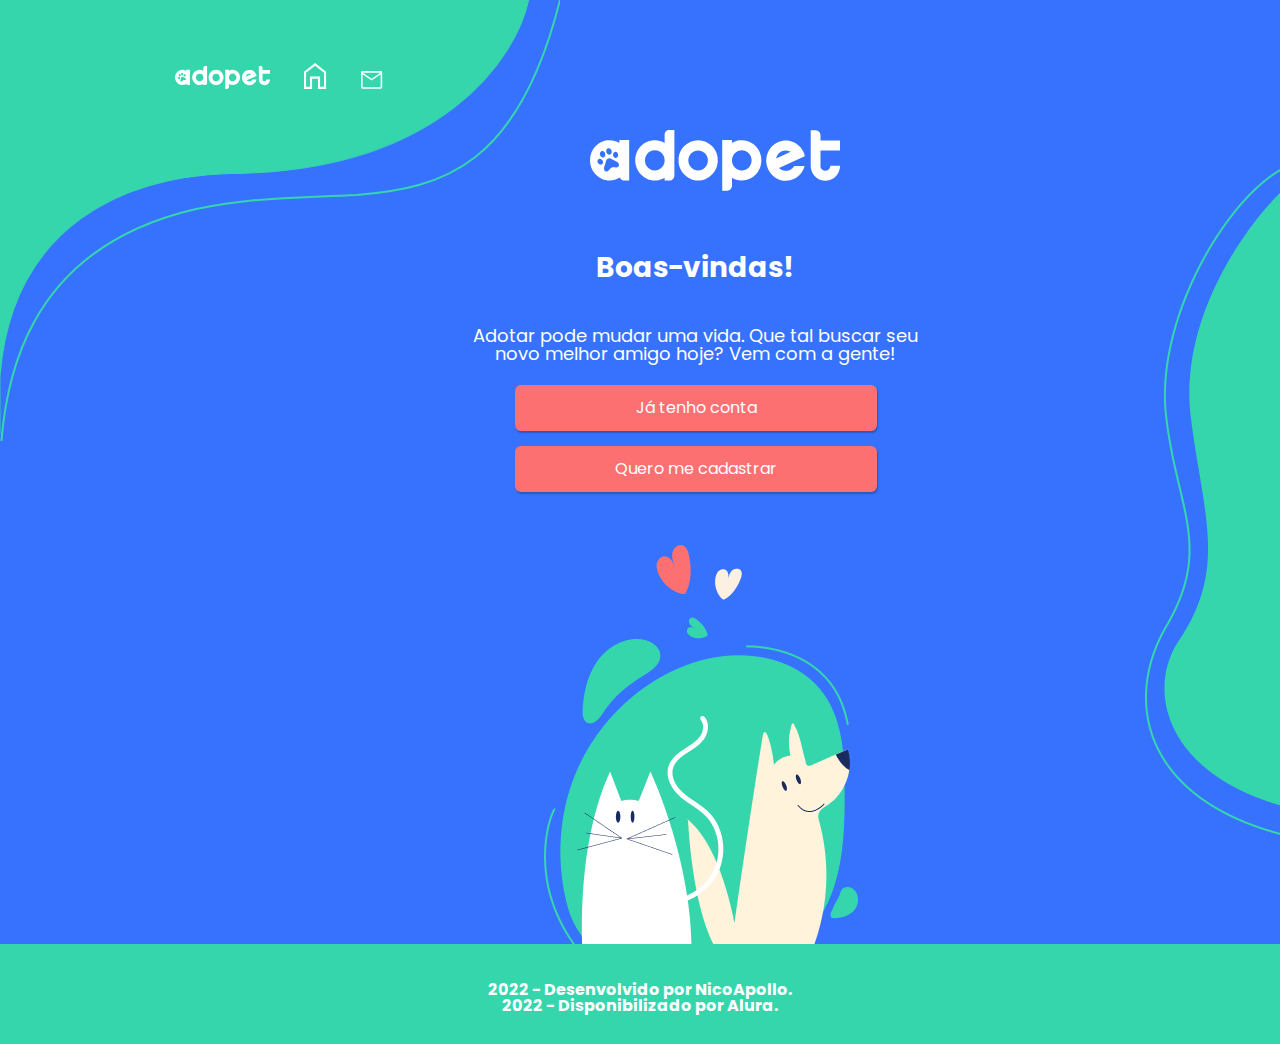
<file: index.html>
<!DOCTYPE html>
<html lang="pt-br">
<head>
    <meta charset="UTF-8">
    <meta http-equiv="X-UA-Compatible" content="IE=edge">
    <meta name="viewport" content="width=device-width, initial-scale=1.0">
    <title>Inicio</title>
    <link rel="stylesheet" type="text/css" href="css/style.css">
    <link rel="stylesheet" type="text/css" href="css/reset.css">
    <link href="https://fonts.googleapis.com/css2?family=IBM+Plex+Sans&family=Poppins:wght@300&display=swap" rel="stylesheet">
</head>
<body class="fundo-azul">
    <header>
        <section class="container-header">
            <div id="ajustador-header">
                <img src="img/Logo.svg">
                <a href="index.html">
                    <img src="img/Casa.svg">
                </a>
                <a href="contato.html">
                    <img src="img/Mensagens.svg">
                </a>
            </div>
        </section>
    </header>

    <main>
        <div class="container-main">
            <div id="ajustador-menu">
              <img src="img/Logo.svg">
            </div>
        </div>

        <div class="texto-main">
            <h1>Boas-vindas!</h1>
            <p>Adotar pode mudar uma vida. Que tal buscar seu novo melhor amigo hoje? Vem com a gente!</p>
        </div>

        <div class="botao-main">
            <a href="login.html" class="botao-um">
                Já tenho conta
            </a>
            <a href="cadastro.html" class="botao-dois">
                Quero me cadastrar
            </a>
        </div>

        <img src="img/Ilustração.png" class="gatinho">
    </main>

    <footer>
        <div class="centralizador-footer">
            <p>2022 - Desenvolvido por NicoApollo.</p>
            <p>2022 - Disponibilizado por Alura.</p>
        </div>
    </footer>
</body>
</html>
</file>
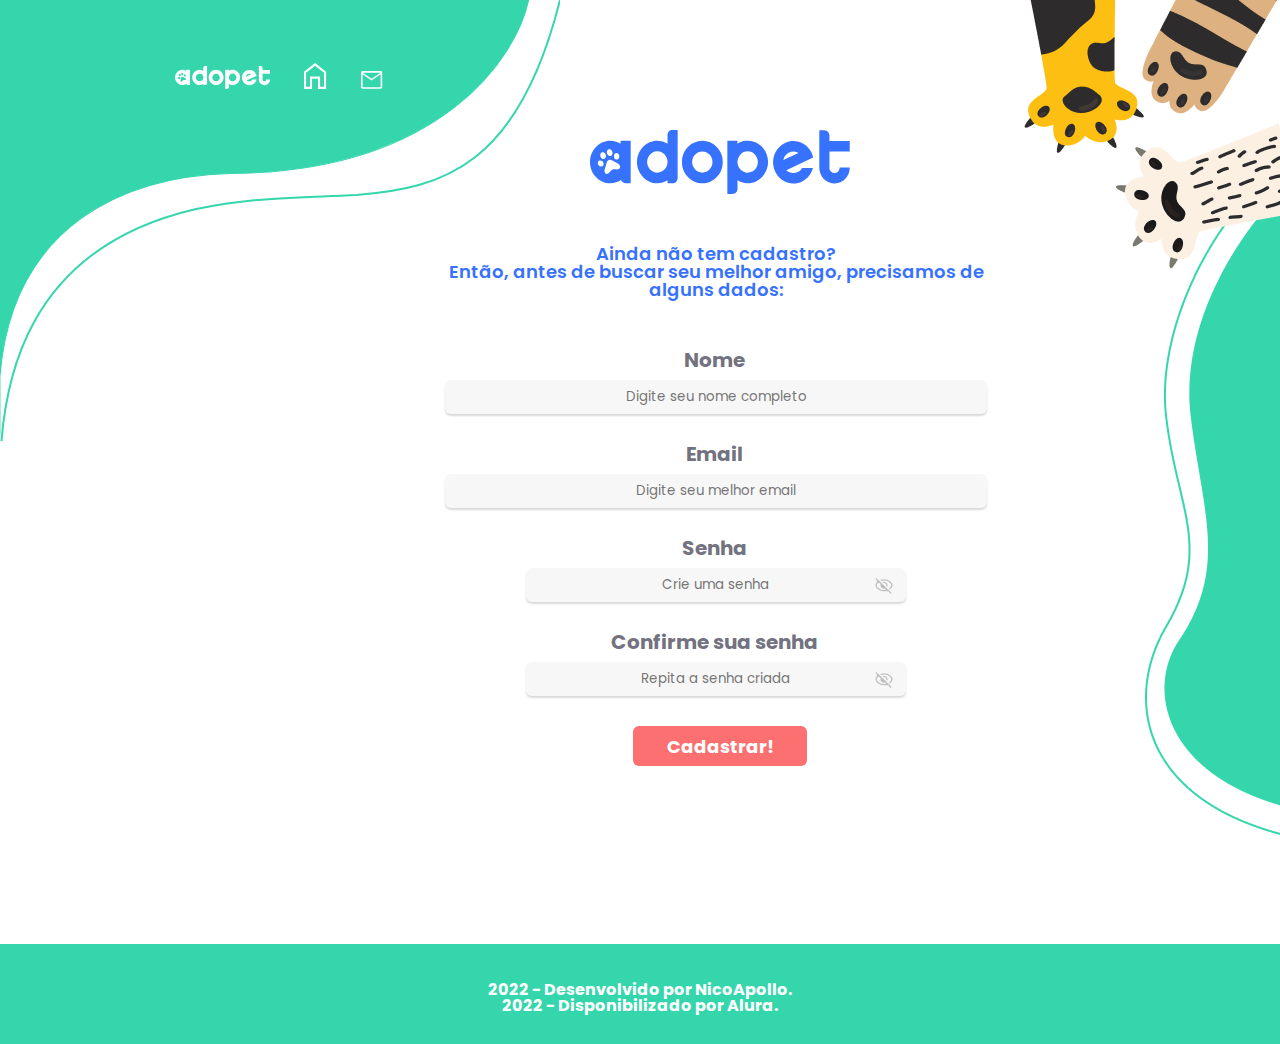
<file: cadastro.html>
<!DOCTYPE html>
<html lang="pt-br">
<head>
    <meta charset="UTF-8">
    <meta http-equiv="X-UA-Compatible" content="IE=edge">
    <meta name="viewport" content="width=device-width, initial-scale=1.0">
    <title>Cadastro</title>
    <link rel="stylesheet" type="text/css" href="css/style.css">
    <link rel="stylesheet" type="text/css" href="css/reset.css">
    <link href="https://fonts.googleapis.com/css2?family=IBM+Plex+Sans&family=Poppins:wght@300&display=swap" rel="stylesheet">
</head>
<body class="patas">
    <header>
        <section class="container-header">
            <div id="ajustador-header">
                <img src="img/Logo.svg">
                <a href="index.html">
                    <img src="img/Casa.svg">
                </a>
                <a href="contato.html">
                    <img src="img/Mensagens.svg">
                </a>
            </div>
        </section>
    </header>

    <main>
        <div class="container-main">
            <div id="ajustador-menu-cadastro">
              <img src="img/Logo-Azul.svg">
            </div>
        </div>

        <div class="texto-cadastro">
            <p>Ainda não tem cadastro?</p>
            <p>Então, antes de buscar seu melhor amigo, precisamos de alguns dados:</p>
        </div>

        <form>
            <label for="nomecompleto">Nome</label>
            <input type="text" id="nomecompleto" class="input-padrao" placeholder="Digite seu nome completo" required>

            <label for="email">Email</label>
            <input type="email" id="email" class="input-padrao" placeholder="Digite seu melhor email" required>

            <label for="senha">Senha</label>
            <input type="password" id="senha" class="input-padrao" placeholder="Crie uma senha" required>
            <img src="img/Ícone olho.png" id="olho" onclick="mostrarOcultarSenha()">

            <label for="confirmasenha">Confirme sua senha</label>
            <input type="password" id="confirmasenha" class="input-padrao" placeholder="Repita a senha criada" required>
            <img src="img/Ícone olho.png" id="olho-dois" onclick="mostrarOcultarSenhaDois()">

            <input type="submit" value="Cadastrar!" class="enviar-cadastro">
        </form>
    </main>

        <footer>
            <div class="centralizador-footer">
                <p>2022 - Desenvolvido por NicoApollo.</p>
                <p>2022 - Disponibilizado por Alura.</p>
            </div>
        </footer>

    <script type="text/javascript" src="Javascript/main.js"></script>
</body>
</html>
</file>
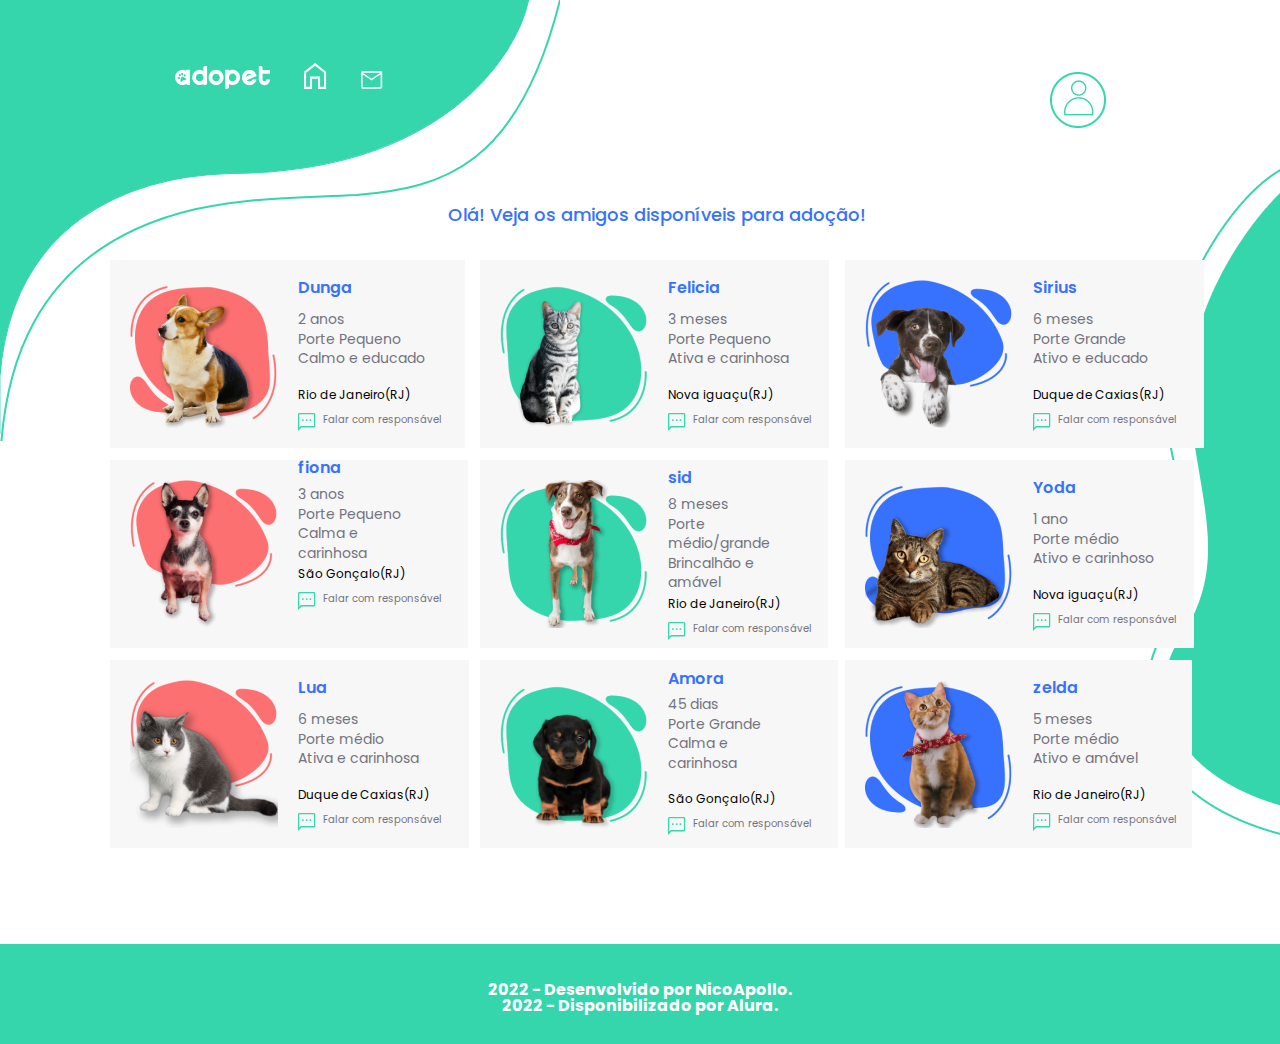
<file: home.html>
<!DOCTYPE html>
<html lang="pt-br">
<head>
    <meta charset="UTF-8">
    <meta http-equiv="X-UA-Compatible" content="IE=edge">
    <meta name="viewport" content="width=device-width, initial-scale=1.0">
    <title>Home</title>
    <link rel="stylesheet" type="text/css" href="css/style.css">
    <link rel="stylesheet" type="text/css" href="css/reset.css">
    <link href="https://fonts.googleapis.com/css2?family=IBM+Plex+Sans&family=Poppins:wght@300&display=swap" rel="stylesheet">
</head>
<body>
    <header>
        <section class="container-header">
            <div id="ajustador-header">
                <img src="img/Logo.svg">
                <a href="home.html">
                    <img src="img/Casa.svg">
                </a>
                <a href="contato.html">
                    <img src="img/Mensagens.svg">
                </a>
            </div>
        </section>

        <img src="img/Usuário.png" class="icone">
    </header>

    <main class="main-home">
        <p class="texto-home">Olá! Veja os amigos disponíveis para adoção!</p>

        <div class="bloco-home">
            <div class="container">
                <img src="img/pets/dunga.png">
                <div class="dunga">
                <h2>Dunga</h2>
                <p>2 anos</p>
                <p>Porte Pequeno</p>
                <p>Calmo e educado</p>

                <h3>Rio de Janeiro(RJ)</h3>
                <a href="">
                    <img src="img/ícone mensagem.svg"><p>Falar com responsável</p>
                </a>
                </div>
            </div>

            <div class="container-felicia">
                <img src="img/pets/felicia.png">
                <div class="dunga">
                <h2>Felicia</h2>
                <p>3 meses</p>
                <p>Porte Pequeno</p>
                <p>Ativa e carinhosa</p>

                <h3>Nova iguaçu(RJ)</h3>
                <a href="">
                    <img src="img/ícone mensagem.svg"><p>Falar com responsável</p>
                </a>
                </div>
            </div>
            
            <div class="container-sirius">
                <img src="img/pets/sirius.png">
                <div class="dunga">
                <h2>Sirius</h2>
                <p>6 meses</p>
                <p>Porte Grande</p>
                <p>Ativo e educado</p>

                <h3>Duque de Caxias(RJ)</h3>
                <a href="">
                    <img src="img/ícone mensagem.svg"><p>Falar com responsável</p>
                </a>
                </div>
            </div>

            <div class="container-fiona">
                <img src="img/pets/fiona.png">
                <div class="dunga">
                <h2>fiona</h2>
                <p>3 anos</p>
                <p>Porte Pequeno</p>
                <p>Calma e carinhosa</p>

                <h3>São Gonçalo(RJ)</h3>
                <a href="">
                    <img src="img/ícone mensagem.svg"><p>Falar com responsável</p>
                </a>
                </div>
            </div>

            <div class="container-sid">
                <img src="img/pets/sid.png">
                <div class="dunga">
                <h2>sid</h2>
                <p>8 meses</p>
                <p>Porte médio/grande</p>
                <p>Brincalhão e amável</p>

                <h3>Rio de Janeiro(RJ)</h3>
                <a href="">
                    <img src="img/ícone mensagem.svg"><p>Falar com responsável</p>
                </a>
                </div>
            </div>

            <div class="container-yoda">
                <img src="img/pets/Yoda.png">
                <div class="dunga">
                <h2>Yoda</h2>
                <p>1 ano</p>
                <p>Porte médio</p>
                <p>Ativo e carinhoso</p>

                <h3>Nova iguaçu(RJ)</h3>
                <a href="">
                    <img src="img/ícone mensagem.svg"><p>Falar com responsável</p>
                </a>
                </div>
            </div>

            <div class="container-lua">
                <img src="img/pets/Lua.png">
                <div class="dunga">
                <h2>Lua</h2>
                <p>6 meses</p>
                <p>Porte médio</p>
                <p>Ativa e carinhosa</p>

                <h3>Duque de Caxias(RJ)</h3>
                <a href="">
                    <img src="img/ícone mensagem.svg"><p>Falar com responsável</p>
                </a>
                </div>
            </div>

            <div class="container-amora">
                <img src="img/pets/Amora.png">
                <div class="dunga">
                <h2>Amora</h2>
                <p>45 dias</p>
                <p>Porte Grande</p>
                <p>Calma e carinhosa</p>

                <h3>São Gonçalo(RJ)</h3>
                <a href="">
                    <img src="img/ícone mensagem.svg"><p>Falar com responsável</p>
                </a>
                </div>
            </div>

            <div class="container-zelda">
                <img src="img/pets/zelda.png">
                <div class="dunga">
                <h2>zelda</h2>
                <p>5 meses</p>
                <p>Porte médio</p>
                <p>Ativo e amável</p>

                <h3>Rio de Janeiro(RJ)</h3>
                <a href="">
                    <img src="img/ícone mensagem.svg"><p>Falar com responsável</p>
                </a>
                </div>
            </div>

            </div>
        </div>
    </main>

        <footer>
            <div class="centralizador-footer">
                <p>2022 - Desenvolvido por NicoApollo.</p>
                <p>2022 - Disponibilizado por Alura.</p>
            </div>
        </footer>
</body>
</html>
</file>
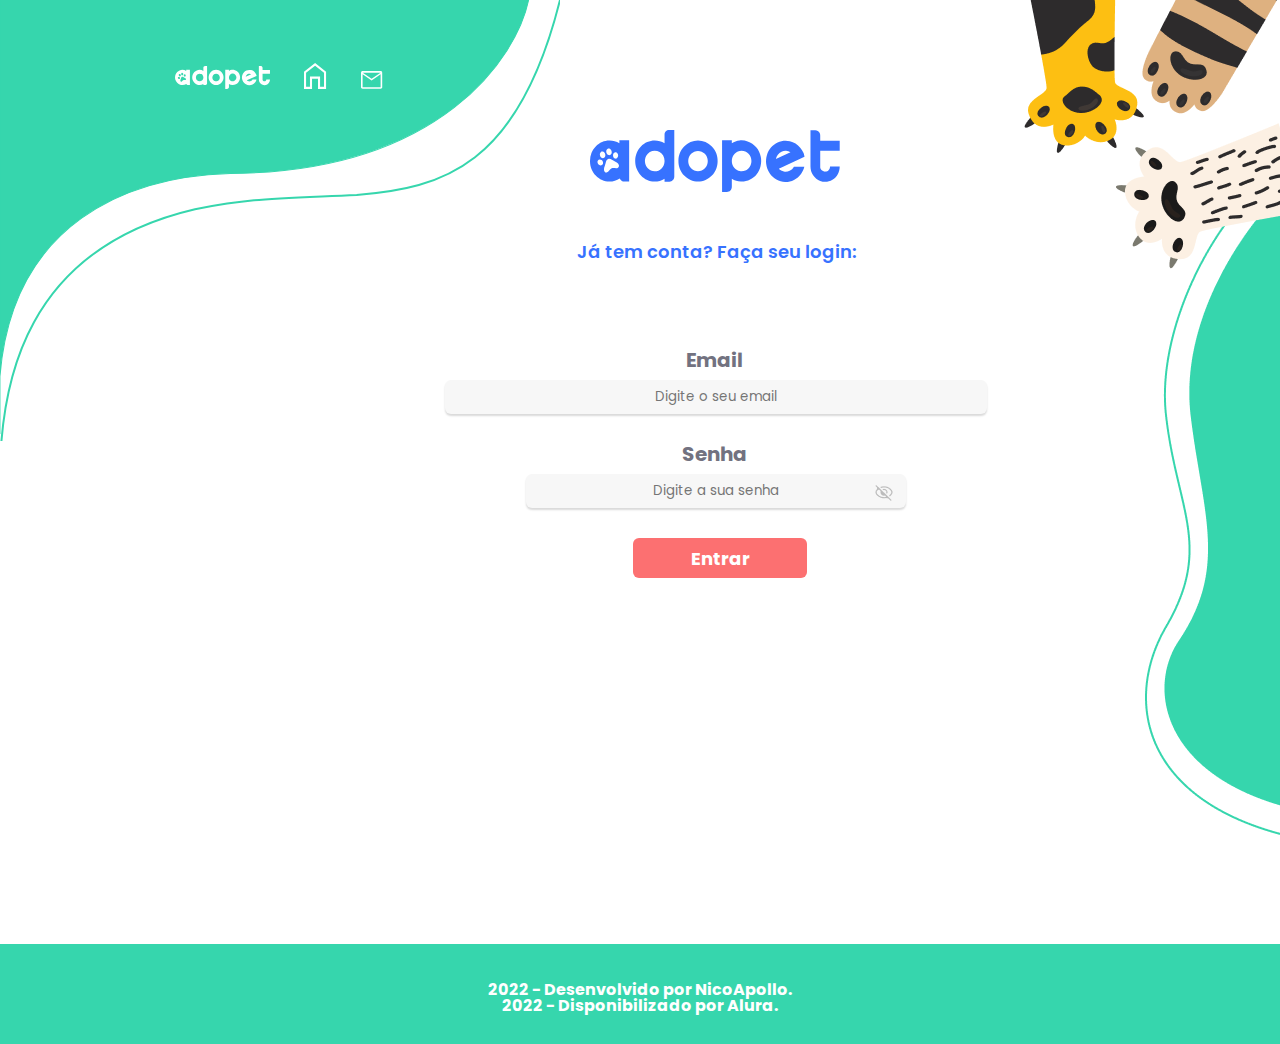
<file: login.html>
<!DOCTYPE html>
<html lang="pt-br">
<head>
    <meta charset="UTF-8">
    <meta http-equiv="X-UA-Compatible" content="IE=edge">
    <meta name="viewport" content="width=device-width, initial-scale=1.0">
    <title>Login</title>
    <link rel="stylesheet" type="text/css" href="css/style.css">
    <link rel="stylesheet" type="text/css" href="css/reset.css">
    <link href="https://fonts.googleapis.com/css2?family=IBM+Plex+Sans&family=Poppins:wght@300&display=swap" rel="stylesheet">
</head>
<body class="patas">
    <header>
        <section class="container-header">
            <div id="ajustador-header">
                <img src="img/Logo.svg">
                <a href="index.html">
                    <img src="img/Casa.svg">
                </a>
                <a href="contato.html">
                    <img src="img/Mensagens.svg">
                </a>
            </div>
        </section>
    </header>

    <main>
        <div class="container-main">
            <div id="ajustador-menu">
              <img src="img/Logo-Azul.svg">
            </div>
        </div>

        <div class="texto-cadastro">
            <p>Já tem conta? Faça seu login:</p>
        </div>

        <form>
            <label for="email">Email</label>
            <input type="email" class="input-padrao" id="email" placeholder="Digite o seu email">

            <label for="senha">Senha</label>
            <input type="password" class="input-padrao" id="senha" placeholder="Digite a sua senha">
            <img src="img/Ícone olho.png" id="olho-login" onclick="mostrarOcultarSenha()">

            <input type="submit" value="Entrar" class="enviar-cadastro">
        </form>
    </main>

        <footer>
            <div class="centralizador-footer">
                <p>2022 - Desenvolvido por NicoApollo.</p>
                <p>2022 - Disponibilizado por Alura.</p>
            </div>
        </footer>

    <script type="text/javascript" src="Javascript/main.js"></script>
</body>
</html>
</file>
<file: css/style.css>
:root {
    --font-poppins: 'Poppins';
}
                                                    /* index */
body {
    background: url("../img/Forma\ 2.png") 100% -75% no-repeat;
}

.fundo-azul {
    background-color:#3772FF;
}

.patas {
    background: url("../img/Patas.png") 100% 0 no-repeat, url("../img/Forma\ 2.png") 100% -75% no-repeat;
}
                                                    /*header*/
.container-header {
    width: 559.8px;
    height: 440.85px;
    background: url("../img/Forma\ 1.svg") 0 0 no-repeat;
}

.container-header img {
    display: inline-block;
    position: relative;
    left: 160px;
    top: 63px;
    width: 17%;
    padding-inline:15px;
}


#ajustador-header a img {
    width: 4%;
}

.icone {
    position: absolute;
    top:8%;
    left:82%;
}

                                                    /*main*/                    
main {
    position: absolute;
    top:130px;
    height: 500px;
    left: 590px;
}

.container-main {
    top:130px;
    left: 590px;
}

#ajustador-menu img{
    width: 250px;
}

.texto-main {
    color: #fff;
    font-family: var(--font-poppins);
    text-align: center;
}

.texto-main h1 {
    position: relative;
    top: 60px;
    right:120px;
    font-size:28px;
    font-weight: bold;
}

.texto-main p {
    position: relative;
    top: 105px;
    right:120px;
    font-size:18px;
    max-width: 450px;
}

.botao-main {
    position: absolute;
    padding:10px;
    top: 230px;
    left:-100px;
}

.botao-main .botao-um, .botao-dois {
    display:flex;
    text-decoration: none;
    top:200px;
    padding:15px 100px 15px 100px;
    background:#FC7071;
    margin:15px;
    border-radius: 6px;
    font-family: var(--font-poppins);
    color:#fff; 
    justify-content: center;
    align-items: center;
    box-shadow: 1px 2px 2px 0px rgba(0, 0, 0, 0.25);
}


.botao-main p {
    position:flex;
    font-family: var(--font-poppins);
    color:#fff; 
}

.gatinho {
    position: absolute;
    left: -17.26%;
    right: 40.99%;
    top: 83.02%;
}

                                                /* Footer */
footer {
    position:absolute;
    width: 100%;
    background: #36D6AD;
    top:944px;
    height: 100px;
}

footer p {
    font-family: var(--font-poppins);
    color:#fff;
    font-size:16px;

    font-weight: bold;
    position: relative;
    top:50%;
}

.centralizador-footer {
    text-align: center;
    height: 75px;
}

                                                    /* cadastro */
.texto-cadastro {
    position: relative;
    width: 552px;
    height: 78px;
    left: -150px;
    top: 48px;
    font-family: var(--font-poppins);
    color:#3772FF;
    font-weight: 600;
    font-size:18px;
    text-align: center;
}


form {
    position: absolute;
    width: 538px;
    height: 361px;
    left: -145px;
    top: 220px;
}

.input-padrao {
    display:block;
    width: 100%;
    top:120px;
    margin:0 0 30px;
    height: 32px;
    border:00px;
    text-align: center;
    font-family: var(--font-poppins);


    background: #F7F7F7;
    box-shadow: 0px 2px 2px rgba(0, 0, 0, 0.15);
    border-radius: 6px;
}

form label {
    font-weight: bold;
    display:block;
    font-size: 20px;
    margin:0 0 10px;
    color:#727280;
    font-family: var(--font-poppins);
    text-align: center;
}

#senha, #confirmasenha {
    position: relative;
    width: 70%;
    left:15%;
    top:0%;
}

.enviar-cadastro {
    position: relative;
    width: 174px;
    height: 40px;
    left: 35%;
    border:0;
    font-size: 18px;

    font-family: var(--font-poppins);
    color:#fff;
    font-weight: 700;
    background: #FC7071;
    border-radius: 6px;
}

#olho {
    position:absolute;
    left:430px;
    top:228px;
    cursor:pointer;
}

#olho-dois {
    position:absolute;
    left:430px;
    top:322px;
    cursor: pointer;
}

                                                /* Login */
#olho-login {
    position: absolute;
    left:430px;
    top:135px;
    cursor: pointer;
}
                                                /* Home */
.texto-home {
    position: relative;
    display:flex;
    top:15%;
    lefT:-34%;
    font-weight: 500;
    color:#3772FF;
    font-size: 18px;
    font-family: var(--font-poppins);
}

.container {
    display: flex;
    background-color:#F7F7F7;
    padding:20px 40px 20px 20px;
}

.bloco-home {
    position: absolute;
    display:flex;
    top:60px;
    left:-480px;
    width: 1100px;
    height: 620;
}

.main-home {
    position: absolute;
    top:200px;
    height: 40px;
    left: 590px;
}

.dunga {
    padding-left:20px;
    font-family: var(--font-poppins);
}

.bloco-home h2 {
    position: absolute;
    top: 20px;
    font-size: 16px;
    color:#3772FF;
    font-weight: 600;
}

.bloco-home p {
    position: relative;
    display:block;
    max-width: 130px;
    top:30px;
    font-size:14px;

    color:#737380;
    font-weight: 400;
    line-height: 1.4;
}

.bloco-home h3{
    position: relative;
    font-size: 12px;
    top:50px;
}

a {
    text-decoration: none;
}

.bloco-home a p {
    position: relative;
    max-width: 200px;
    top:41px;
    left:25px;
    font-size: 10px;
}

.bloco-home a img {
    position: relative;
    top:62px;
}


.container-felicia {
    position: absolute;
    display: flex;

    left: 370px;
    background: #F7F7F7;
    padding:20px 40px 20px 20px;
}

.container-sirius {
    position: absolute;
    display: flex;

    left: 735px;
    background: #F7F7F7;
    padding:20px 40px 20px 20px;
}

.container-fiona {
    position: absolute;
    display: flex;

    top:200px;
    background: #F7F7F7;
    padding:20px 40px 20px 20px;
}

.container-sid {
    position: absolute;
    display: flex;

    top:200px;
    left: 370px;
    background: #F7F7F7;
    padding:20px 30px 20px 20px;
}

.container-yoda {
    position: absolute;
    display: flex;

    top: 200px;
    left: 735px;
    background: #F7F7F7;
    padding:20px 40px 20px 20px;
}

.container-lua {
    position: absolute;
    display: flex;

    top: 400px;
    background: #F7F7F7;
    padding:20px 40px 20px 20px;
}

.container-amora {
    position: absolute;
    display: flex;

    top: 400px;
    left: 370px;
    background: #F7F7F7;
    padding:20px 40px 20px 20px;
}

.container-zelda {
    position: absolute;
    display: flex;

    top: 400px;
    left: 735px;
    background: #F7F7F7;
    padding:20px 40px 20px 20px;
}


.container-sid .dunga {
    position: relative;
    padding-left:20px;
    font-family: var(--font-poppins);
    top:-30px;
}

.container-sid p {
    top:45px;
}

.container-fiona .dunga {
    position: relative;
    padding-left: 20px;
    font-family:  var(--font-poppins);
    top:-40px;
}

.container-fiona p {
    top:45px;
}

.container-amora .dunga {
    position: relative;
    top:-15px;
}

.container-amora h2 {
    position: absolute;
    top:6px;
}

                                            /*Contato*/
</file>
